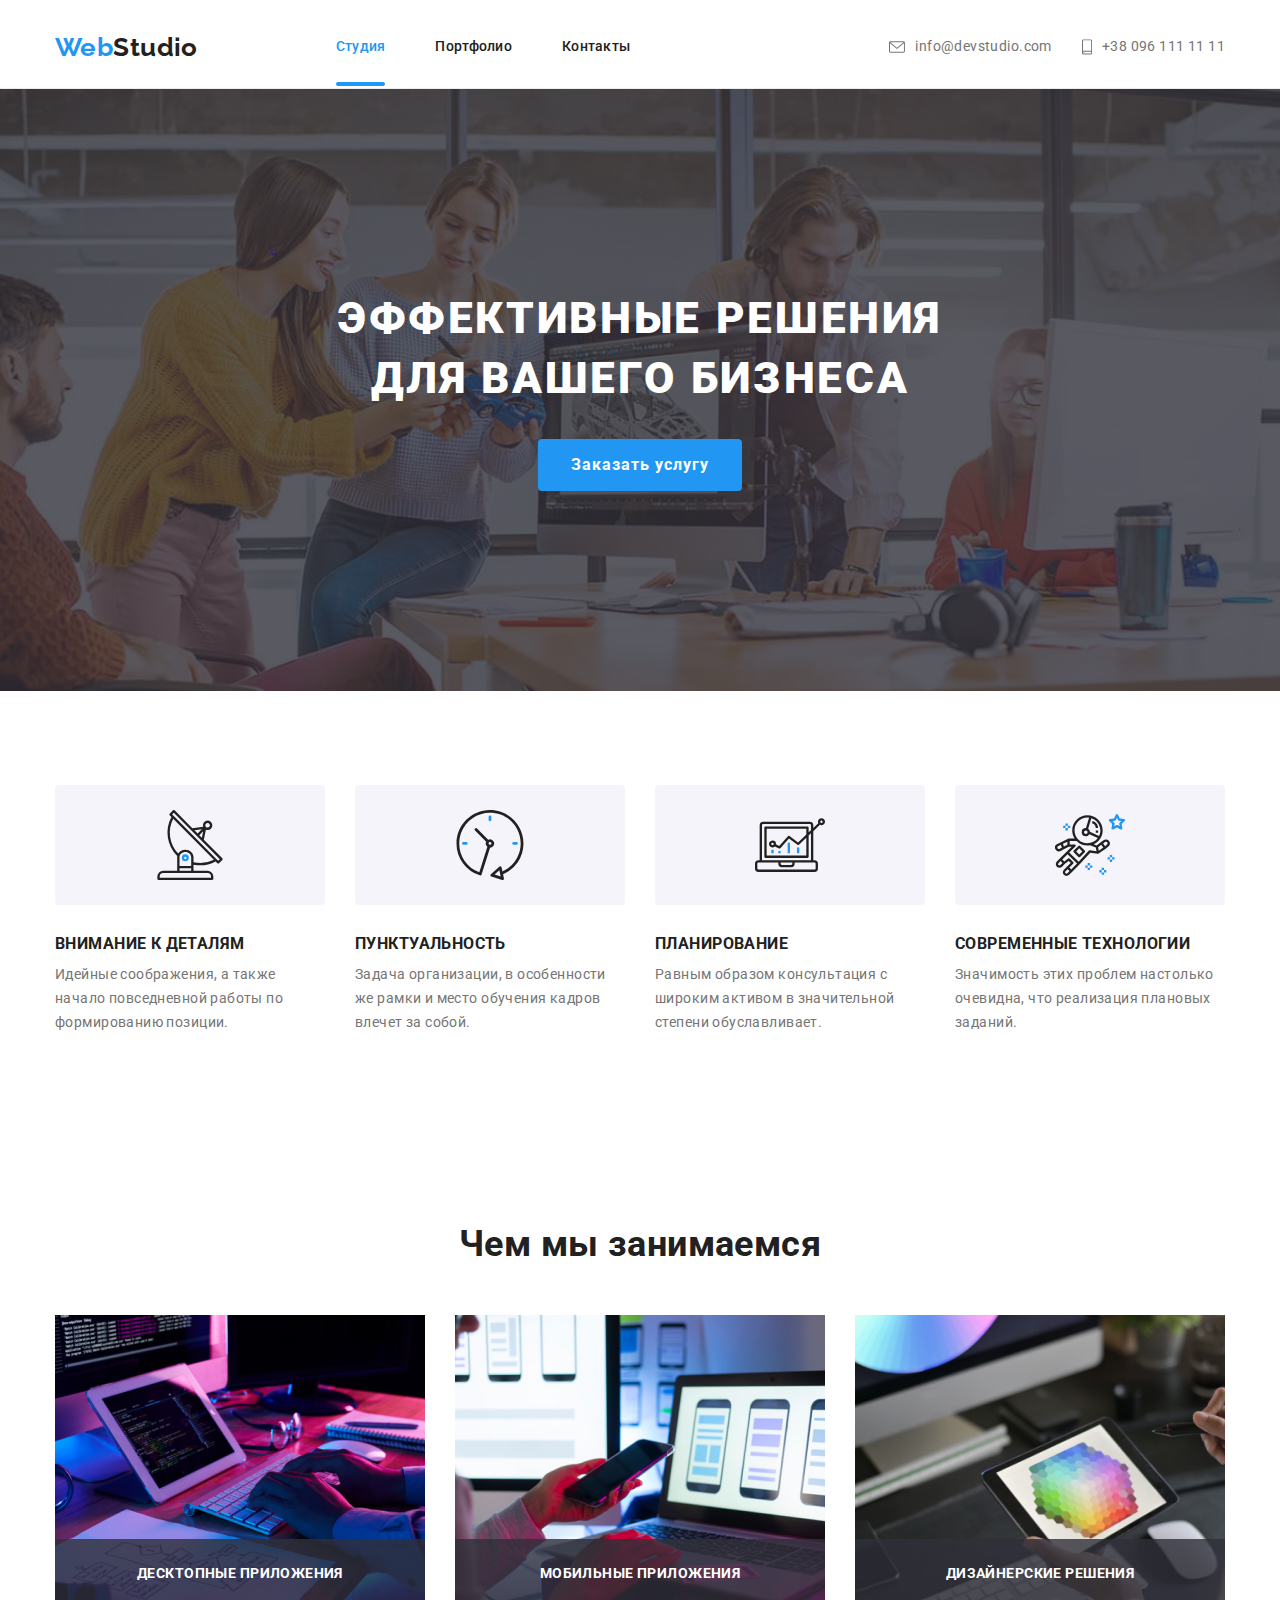
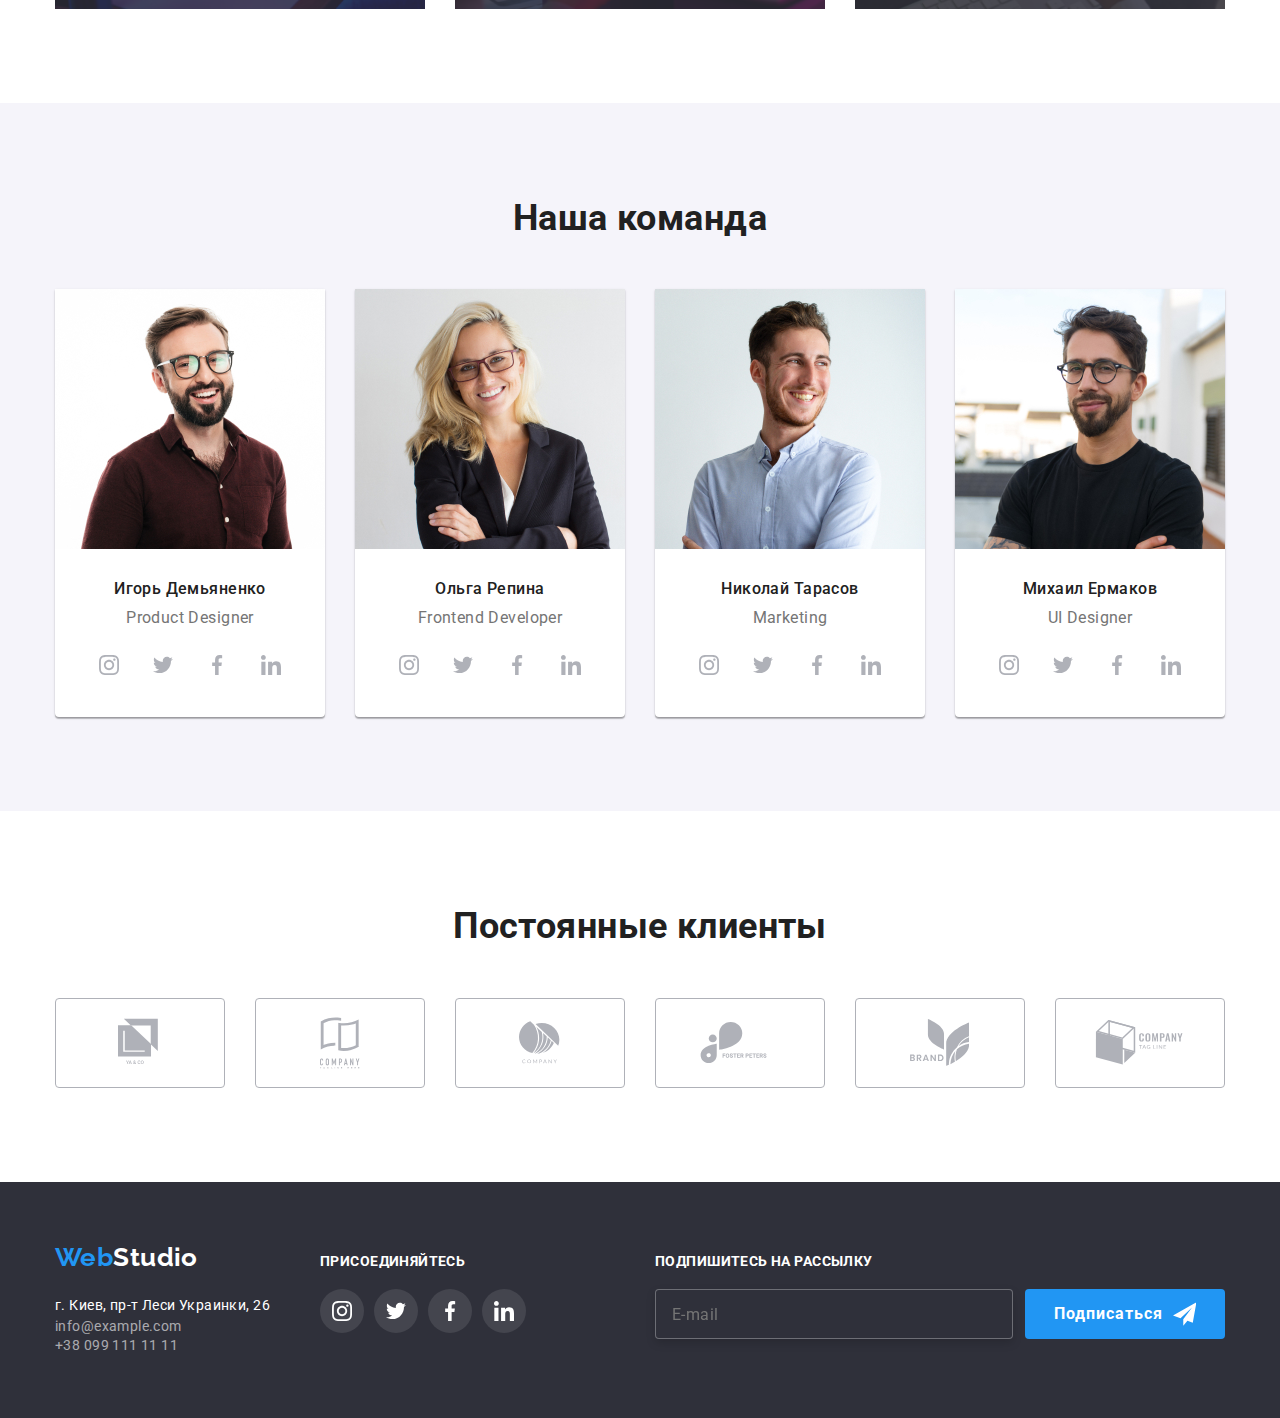
<file: index.html>
<!DOCTYPE html>
<html lang="ru">

<head>
    <meta charset="UTF-8" />
    <meta name="viewport" content="width=device-width, initial-scale=1.0" />
    <title>Студия</title>

    <link
        href="https://fonts.googleapis.com/css2?family=Raleway:wght@700&family=Roboto:wght@400;500;700;900&display=swap"
        rel="stylesheet"><!-- подключаем шрифт -->
    <link rel="stylesheet"
        href="https://cdnjs.cloudflare.com/ajax/libs/modern-normalize/0.7.0/modern-normalize.min.css" />
    <!-- нормализатор стилей -->
    <link rel="stylesheet" href="./css/main.min.css">
    <!-- <link rel="stylesheet" href="./css/box.css"> -->
</head>

<body>
    <header>
        <div class="container">
            <a href="./index.html" class="logo link" aria-label="логотип" lang="en">
                <span class="color">Web</span>Studio
            </a>
            <button type="button" class="menu-button" data-menu-button aria-expanded="false" aria-controls="menu-nav">
                <svg class="icon-menu" width="24" height="16"  aria-label="кнопочка вспылающего меню">
                    <use  href="./images/svg/sprite.svg#icon-menu"></use>
                </svg>
                <svg  class="icon-cross" width="19" height="19" aria-label="кнопочка вспылающего меню">
                    <use href="./images/svg/sprite.svg#x"></use>
                </svg>
            </button>
            <div class="menu-nav" id="menu-nav" data-menu>
                <nav class="main-nav">
                    <ul class="site-nav list">
                        <li class="item"><a href="./index.html" class="link current transform">Студия</a></li>
                        <li class="item"><a href="./portfolio.html" class="link transform">Портфолио</a></li>
                        <li class="item"><a href="#address" class="link transform">Контакты</a></li>
                    </ul>
                </nav>
            
                <ul class="contacts list">
                    <li class="item">
                        <a href="#" class="contacts-imail link transform">
                            <svg class="transform">
                                <use href="./images/svg/sprite.svg#icon-imail"></use>
                            </svg>
                            info@devstudio.com
                        </a>
                    </li>
                    <li class="item">
                        <a href="tel:+380961111111" class="contacts-phone link transform">
                            <svg class="transform">
                                <use href="./images/svg/sprite.svg#icon-phone"></use>
                            </svg>
                            +38 096 111 11 11
                        </a>
                    </li>
                </ul>
            
           </div>
        </div>
    </header>


    <main>
        <section class="hero container-hero">
            <div class="contaner-hero">

                <h1 class="hero-title">Эффективные решения для вашего бизнеса</h1>
                <button type="button" class="button" data-modal-open>Заказать услугу </button>
            </div>
                
        </section>


        <section class="section about">
            <div class="container">
                <h2 class="section-title" hidden>Оссобенности</h2>
                <ul class="list about-list wrap">
                    <li class="item">
                        <h3 class="item-title">Внимание к деталям</h3>
                        <p class="section-text">Идейные соображения, а также начало повседневной работы по формированию
                            позиции.</p>
                    </li>
                    <li class="item">
                        <h3 class="item-title">Пунктуальность</h3>
                        <p class="section-text">Задача организации, в особенности же рамки и место обучения кадров
                            влечет за собой.
                        </p>
                    </li>
                    <li class="item">
                        <h3 class="item-title">Планирование</h3>
                        <p class="section-text">Равным образом консультация с широким активом в значительной степени
                            обуславливает.
                        </p>
                    </li>
                    <li class="item">
                        <h3 class="item-title">Современные технологии</h3>
                        <p class="section-text">Значимость этих проблем настолько очевидна, что реализация плановых
                            заданий.</p>
                    </li>
                </ul>
            </div>
        </section>


        <section class="section work">
            <div class="container">
                <h2 class="section-title">Чем мы занимаемся</h2>
                <ul class="list flex">
                    <li class="item">
                        <picture>
                            <source srcset="./images/work/phone/img-desktop-@x2-1.jpg 2x" media="(min-width: 1200px)">
                            <img src="./images/comp.jpg" alt="ноутбук" width="370" height="294">
                        </picture>
                        <p class="work-text">Десктопные приложения</p>
                    </li>
                    <li class="item">
                        <picture>
                            <source srcset="./images/work/desktop/img-desktop-@x2-2.jpg 2x" media="(min-width: 1200px)">
                            <img src="./images/Phone2.jpg" alt="телефон" width="370" height="294">
                        </picture>
                        <p class="work-text">Мобильные приложения</p>
                    </li>
                    <li class="item">
                        <picture>
                            <source srcset="./images/work/laptops/img-desktop-@x2-3.jpg 2x" media="(min-width: 1200px)">
                            <img src="./images/monitor.jpg" alt="монитор" width="370" height="294">
                        </picture>
                        <p class="work-text">Дизайнерские решения</p>
                    </li>
                </ul>
            </div>
        </section>


        <section class="section team">
            <div class="container">
                <h2 class="section-title">Наша команда</h2>
                <ul class="list flex wrap">
                    <li class="item">
                        <picture>
                            <source srcset="./images/team/desktop/igor/img-desktop-Igor-Demyanenko.jpg 1x, 
                            ./images/team/desktop/igor/img-desktop-@x2-1.jpg 2x" media="(min-width: 1200px)">
                            <source srcset="./images/team/laptop/igor/img-laptop-1.jpg 1x, 
                            ./images/team/laptop/igor/img-laptop-@x2-1.jpg 2x" media="(min-width: 768px)">
                            <source srcset="./images/team/mobile/igor/img-mobile-@x2-1.jpg 2x" media="(min-width: 320px)">
                            <img src="./images/team/mobile/igor/img-mobile-1.jpg" alt="Игорь Демьяненко" width="450" height="460">
                        </picture>
                         
                        <div class="team-footer">
                            <p class="team-name">Игорь Демьяненко</p>
                            <p class="team-position" lang="en">Product Designer</p>
                            <ul class="list flex">
                                <li class="team-footer-item">
                                    <a href="#" class="link flex social-link" target="_blank"
                                        aria-label="сылка на instagram">
                                        <svg class="social-link-svg  transform">
                                            <use href="./images/svg/sprite.svg#icon-instagram"></use>
                                        </svg>
                                    </a>
                                </li>
                                <li class="team-footer-item">
                                    <a href="#" class="link flex social-link" target="_blank"
                                        aria-label="сылка на twitter">
                                        <svg class="social-link-svg  transform">
                                            <use href="./images/svg/sprite.svg#icon-twitter"></use>
                                        </svg>
                                    </a>
                                </li>
                                <li class="team-footer-item">
                                    <a href="#" class="link flex social-link" target="_blank"
                                        aria-label="сылка на facebook">
                                        <svg class="social-link-svg  transform">
                                            <use href="./images/svg/sprite.svg#icon-facebook"></use>
                                        </svg>
                                    </a>
                                </li>
                                <li class="team-footer-item">
                                    <a href="#" class="link flex social-link" target="_blank"
                                        aria-label="сылка на linkedin">
                                        <svg class="social-link-svg  transform">
                                            <use href="./images/svg/sprite.svg#icon-linkedin"></use>
                                        </svg>
                                    </a>
                                </li>
                            </ul>
                        </div>
                    </li>
                    <li class="item">
                        <picture>
                            <source srcset="./images/team/desktop/olga/img-desktop-Olga-Repina.jpg 1x, 
                            ./images/team/desktop/olga/img-desktop-@x2-2.jpg 2x" media="(min-width: 1200px)">
                            <source srcset="./images/team/laptop/olga/img-laptop-2.jpg 1x, 
                            ./images/team/laptop/olga/img-laptop-@x2-2.jpg 2x" media="(min-width: 768px)">
                            <source srcset="./images/team/mobile/olga/img-mobile-@x2-2.jpg 2x" media="(min-width: 320px)">
                            <img src="./images/team/mobile/olga/img-mobile-2.jpg" alt="Ольга Репина" width="450" height="460">
                        </picture>
                        <div class="team-footer">
                            <p class="team-name">Ольга Репина</p>
                            <p class="team-position" lang="en">Frontend Developer</p>
                            <ul class="list flex">
                                <li class="team-footer-item">
                                    <a href="#" class="link flex social-link transform" target="_blank"
                                        aria-label="сылка на instagram">
                                        <svg class="social-link-svg  transform">
                                            <use href="./images/svg/sprite.svg#icon-instagram"></use>
                                        </svg>
                                    </a>
                                </li>
                                <li class="team-footer-item">
                                    <a href="#" class="link flex social-link transform" target="_blank"
                                        aria-label="сылка на twitter">
                                        <svg class="social-link-svg  transform">
                                            <use href="./images/svg/sprite.svg#icon-twitter"></use>
                                        </svg>
                                    </a>
                                </li>
                                <li class="team-footer-item">
                                    <a href="#" class="link flex social-link transform" target="_blank"
                                        aria-label="сылка на facebook">
                                        <svg class="social-link-svg  transform">
                                            <use href="./images/svg/sprite.svg#icon-facebook"></use>
                                        </svg>
                                    </a>
                                </li>
                                <li class="team-footer-item">
                                    <a href="#" class="link flex social-link transform" target="_blank"
                                        aria-label="сылка на linkedin">
                                        <svg class="social-link-svg  transform">
                                            <use href="./images/svg/sprite.svg#icon-linkedin"></use>
                                        </svg>
                                    </a>
                                </li>
                            </ul>
                        </div>
                    </li>
                    <li class="item">
                        <picture>
                            <source srcset="./images/team/desktop/nikolay/img-desktop-Nikolay-Tarasov.jpg 1x, 
                            ./images/team/desktop/nikolay/img-desktop-@x2-3.jpg 2x" media="(min-width: 1200px)">
                            <source srcset="./images/team/laptop/nikolay/img-laptop-3.jpg 1x, 
                            ./images/team/laptop/nikolay/img-laptop-@x2-3.jpg 2x" media="(min-width: 768px)">
                            <source srcset="./images/team/mobile/nikolay/img-mobile-@x2-3.jpg 2x" media="(min-width: 320px)">
                            <img src="./images/team/mobile/nikolay/img-mobile-3.jpg" alt="Николай Тарасов" width="450" height="460">
                        </picture>
                        <div class="team-footer">
                            <p class="team-name">Николай Тарасов</p>
                            <p class="team-position" lang="en">Marketing</p>
                            <ul class="list flex">
                                <li class="team-footer-item">
                                    <a href="#" class="link flex social-link transform" target="_blank"
                                        aria-label="сылка на instagram">
                                        <svg class="social-link-svg  transform">
                                            <use href="./images/svg/sprite.svg#icon-instagram"></use>
                                        </svg>
                                    </a>
                                </li>
                                <li class="team-footer-item">
                                    <a href="#" class="link flex social-link transform" target="_blank"
                                        aria-label="сылка на twitter">
                                        <svg class="social-link-svg  transform">
                                            <use href="./images/svg/sprite.svg#icon-twitter"></use>
                                        </svg>
                                    </a>
                                </li>
                                <li class="team-footer-item">
                                    <a href="#" class="link flex social-link transform" target="_blank"
                                        aria-label="сылка на facebook">
                                        <svg class="social-link-svg  transform">
                                            <use href="./images/svg/sprite.svg#icon-facebook"></use>
                                        </svg>
                                    </a>
                                </li>
                                <li class="team-footer-item">
                                    <a href="#" class="link flex social-link transform" target="_blank"
                                        aria-label="сылка на linkedin">
                                        <svg class="social-link-svg  transform">
                                            <use href="./images/svg/sprite.svg#icon-linkedin"></use>
                                        </svg>
                                    </a>
                                </li>
                            </ul>
                        </div>
                    </li>
                    <li class="item">
                    <picture>
                        <source srcset="./images/team/desktop/mikhail/img-desktop-Mikhail-Ermakov.jpg 1x, 
                        ./images/team/desktop/mikhail/img-desktop-@x2-4.jpg 2x" media="(min-width: 1200px)">
                        <source srcset="./images/team/laptop/mikhail/img-laptop-4.jpg 1x, 
                        ./images/team/laptop/mikhail/img-laptop-@x2-4.jpg 2x" media="(min-width: 768px)">
                        <source srcset="./images/team/mobile/mikhail/img-mobile-@x2-4.jpg 2x" media="(min-width: 320px)">
                        <img src="./images/team/mobile/mikhail/img-mobile-4.jpg" alt="Михаил Ермаков" width="450" height="460">
                    </picture>
                        <div class="team-footer">
                            <p class="team-name">Михаил Ермаков</p>
                            <p class="team-position" lang="en">UI Designer</p>
                            <ul class="flex list">
                                <li class="team-footer-item">
                                    <a href="#" class="flex link social-link transform" target="_blank"
                                        aria-label="сылка на instagram">
                                        <svg class="social-link-svg  transform">
                                            <use href="./images/svg/sprite.svg#icon-instagram"></use>
                                        </svg>
                                    </a>
                                </li>
                                <li class="team-footer-item">
                                    <a href="#" class="link flex social-link transform" target="_blank"
                                        aria-label="сылка на twitter">
                                        <svg class="social-link-svg  transform">
                                            <use href="./images/svg/sprite.svg#icon-twitter"></use>
                                        </svg>
                                    </a>
                                </li>
                                <li class="team-footer-item">
                                    <a href="#" class="link flex social-link transform" target="_blank"
                                        aria-label="сылка на facebook">
                                        <svg class="social-link-svg  transform">
                                            <use href="./images/svg/sprite.svg#icon-facebook"></use>
                                        </svg>
                                    </a>
                                </li>
                                <li class="team-footer-item">
                                    <a href="#" class="link flex social-link transform" target="_blank"
                                        aria-label="сылка на linkedin">
                                        <svg class="social-link-svg transform">
                                            <use href="./images/svg/sprite.svg#icon-linkedin"></use>
                                        </svg>
                                    </a>
                                </li>
                            </ul>
                        </div>
                    </li>
                </ul>
            </div>
        </section>

        <section class="section clients">
            <div class="container">
                <h2 class="section-title">Постоянные клиенты</h2>
                <ul class="list">
                    <li class="item">
                        <a class="flex link transform" href="#" target="_blank">
                            <svg class="clients-logo1">
                                <use href="./images/svg/sprite.svg#icon-logo-1"></use>
                            </svg>
                        </a>
                    </li>
                    <li class="item">
                        <a class="flex link  transform" href="#" target="_blank">
                            <svg class="clients-logo2">
                                <use href="./images/svg/sprite.svg#icon-logo-2"></use>
                            </svg>
                        </a>
                    </li>
                    <li class="item">
                        <a class="flex link transform" href="#" target="_blank">
                            <svg class="clients-logo3">
                                <use href="./images/svg/sprite.svg#icon-logo-3"></use>
                            </svg>
                        </a>
                    </li>
                    <li class="item">
                        <a class="flex link transform" href="#" target="_blank">
                            <svg class="clients-logo4">
                                <use href="./images/svg/sprite.svg#icon-logo-4"></use>
                            </svg>
                        </a>
                    </li>
                    <li class="item">
                        <a class="flex link transform" href="#" target="_blank">
                            <svg class="clients-logo5">
                                <use href="./images/svg/sprite.svg#icon-logo-5"></use>
                            </svg>
                        </a>
                    </li>
                    <li class="item">
                        <a class="flex link transform" href="#" target="_blank">
                            <svg class="clients-logo6">
                                <use href="./images/svg/sprite.svg#icon-logo-6"></use>
                            </svg>
                        </a>
                    </li>
                </ul>
            </div>
        </section>
    </main>


    <footer>
        <div class="container wrap">
            <div class="first-container item">
                <a href="./index.html" class="link logo-footer" aria-label="логотип" lang="en">
                    <span class="color">Web</span>Studio
                </a>
                <address id="address" class="adress-footer">
                    <a href="https://goo.gl/maps/UruoTMuBv4FQU7uC8" target="_blank" class="adress-text link">г. Киев,
                        пр-т
                        Леси Украинки, 26</a>
                    <a href="#" class="adress-imail link">info@example.com</a>
                    <a href="tel:+380961111111" class="adress-phone link">+38 099 111 11 11</a>
                </address>
            </div>


            <div class="connection item">
                <b class="connection-title">присоединяйтесь</b>
                <ul class="list flex">
                    <li class="team-footer-item  transform">
                        <a class="link flex social-link transform" href="#" target="_blank"
                            aria-label="сылка на instagram">
                            <svg class="social-link-svg">
                                <use href="./images/svg/sprite.svg#icon-instagram"></use>
                            </svg>
                        </a>
                    </li>
                    <li class="team-footer-item  transform">
                        <a class="link flex social-link transform" href="#" target="_blank"
                            aria-label="сылка на twitter">
                            <svg class="social-link-svg">
                                <use href="./images/svg/sprite.svg#icon-twitter"></use>
                            </svg>
                        </a>
                    </li>
                    <li class="team-footer-item  transform">
                        <a class="link flex social-link transform" href="#" target="_blank"
                            aria-label="сылка на facebook">
                            <svg class="social-link-svg ">
                                <use href="./images/svg/sprite.svg#icon-facebook"></use>
                            </svg>
                        </a>
                    </li>
                    <li class="team-footer-item  transform">
                        <a class="link flex social-link transform" href="#" target="_blank"
                            aria-label="сылка на linkedin">
                            <svg class="social-link-svg ">
                                <use href="./images/svg/sprite.svg#icon-linkedin"></use>
                            </svg>
                        </a>
                    </li>
                </ul>
            </div>

            <div class="subscribe item">
                <b class=" connection-title">подпишитесь на рассылку</b>
                <form class="subscribe-mail">

                    <input type="email" name="subscribe-mail" class="subscribe-mail-input-cont" placeholder="E-mail">
                    <button type="submit" class="button">
                        Подписаться
                        <svg>
                            <use href="./images/svg/sprite.svg#icon-fly"></use>
                        </svg>
                    </button>
                </form>
            </div>
        </div>
    </footer>

    <div class="is-hidden backdrop" data-modal>
        <div class="modal-wind">
            <button class="buttom-x flex" data-modal-close>
                <svg>
                    <use href="./images/svg/sprite.svg#x"></use>
                </svg>
            </button>

            <div class="blank-user">
                <h2 class="blank-user-title">Оставьте свои данные, мы вам перезвоним</h2>
                <form action="#" class="contact-form">
                    <label for="name" class="contact-form-name-label"><span>Имя</span></label>
                    <div class="blank-user-svg">
                        <input type="text" class="contact-form-name-input  transform" name="user-name" id="name"
                            required>
                        <svg class="transform">
                            <use href="./images/svg/sprite.svg#person"></use>
                        </svg>
                    </div>
                    <label for="tel" class="contact-form-tel-label"><span>Телефон</span></label>
                    <div class="blank-user-svg">
                        <input type="tel" class="contact-form-tel-input transform" id="tel" name="user-phone" required>
                        <svg class="transform">
                            <use href="./images/svg/sprite.svg#phone"></use>
                        </svg>
                    </div>
                    <label for="imail" class="contact-form-mail-label"><span>Почта</span></label>
                    <div class="blank-user-svg">
                        <input type="email" class="contact-form-mail-input transform" id="imail" name="user-mail"
                            required>
                        <svg class="transform">
                            <use href="./images/svg/sprite.svg#email"></use>
                        </svg>
                    </div>

                    <label for="user-messege"><span>Коментарий</span></label>
                    <textarea placeholder="Введите текст" class="contact-form-message-input" id="user-messege"></textarea>
                    <div class="chekbox-div">
                        <input type="checkbox" name="user-agreement" required value="user-agreement-on"
                            class="contact-form-radio" id="agreement">

                        <label for="agreement" class="blank-user-agreement">
                            Соглашаюсь с рассылкой и принимаю <a href="#" target="_blank" class="transform"> Условия
                                договора</a>
                        </label>
                    </div>
                    <button type="submit" class="button button-accept">Отправить</button>
                </form>
            </div>
        </div>
    </div>


    <script src="./js/modal.js"></script>
    <script src="./js/menu.js"></script>
</body>

</html>
</file>
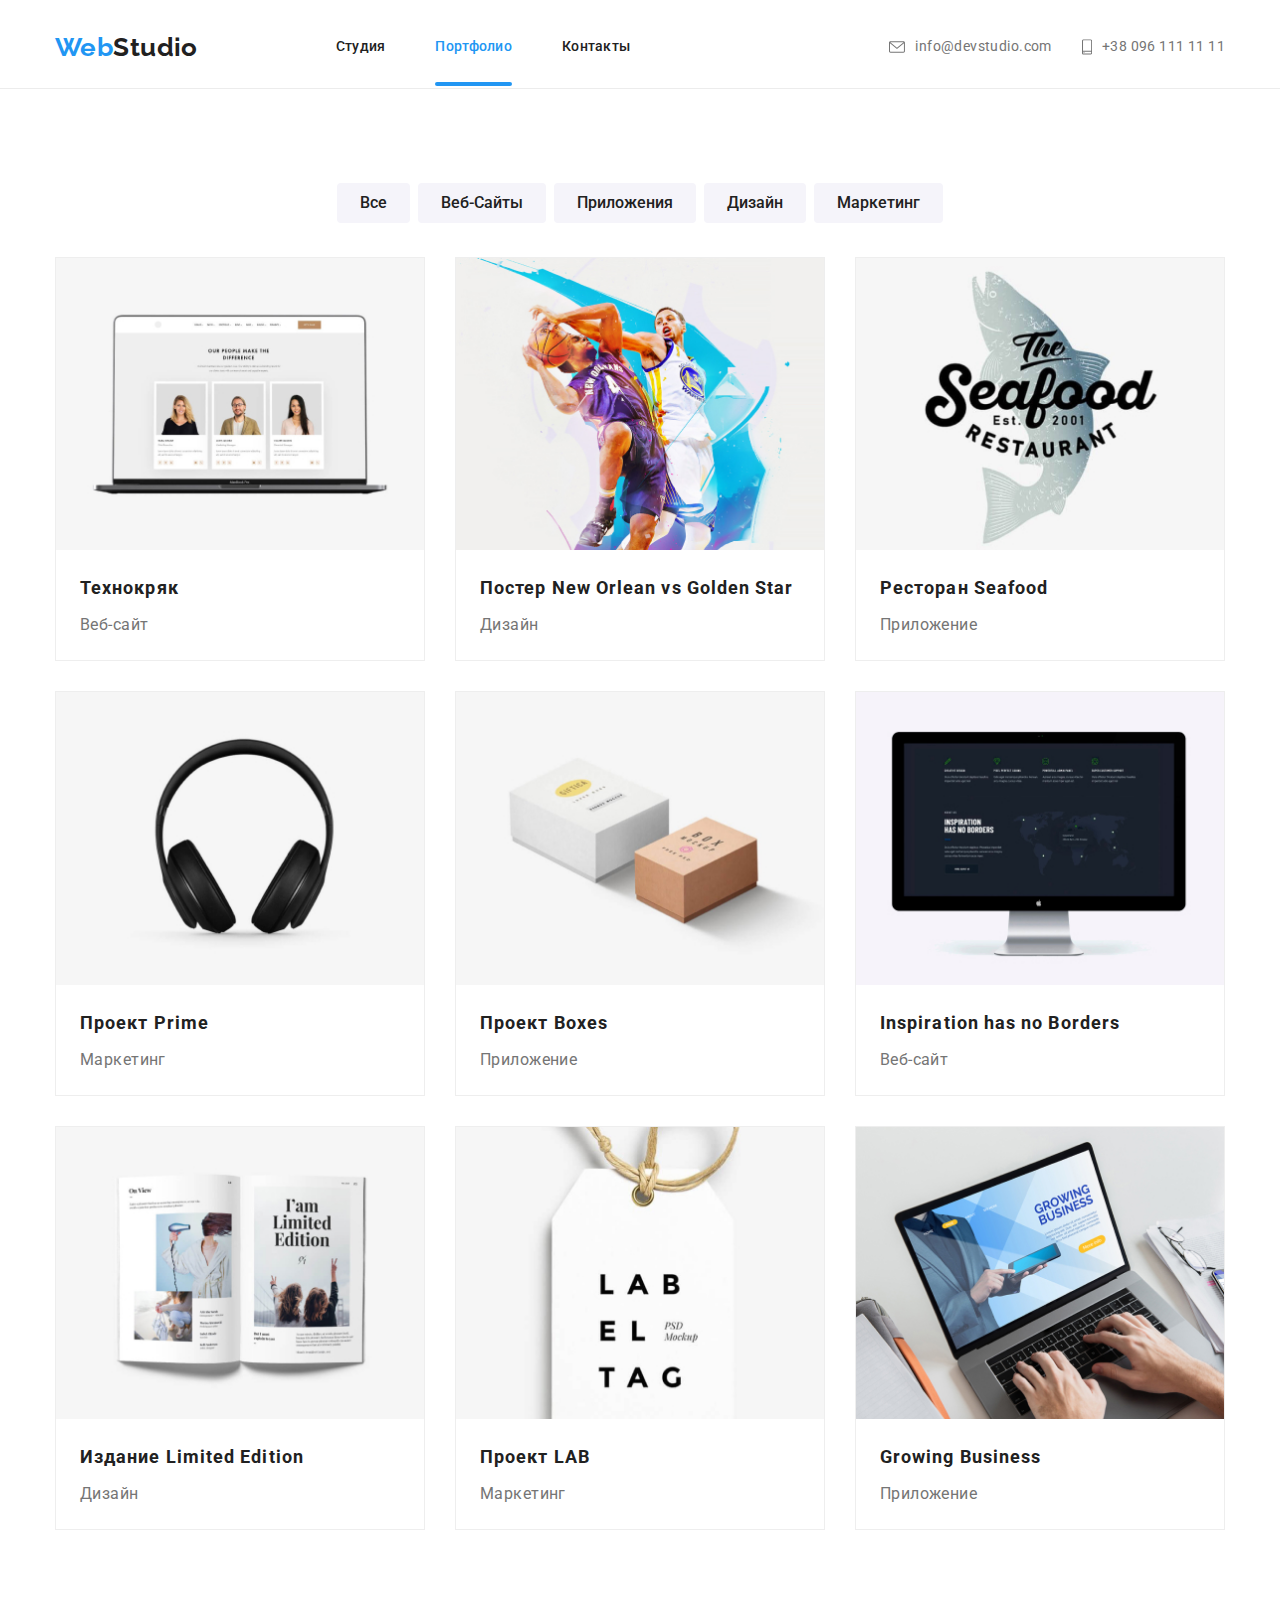
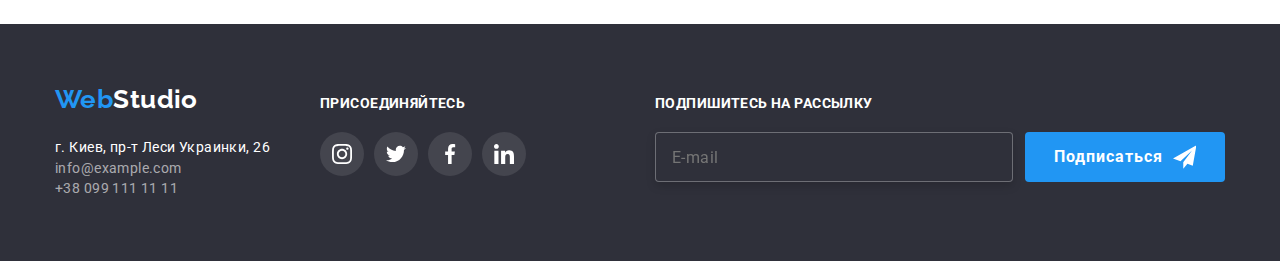
<file: portfolio.html>
<!DOCTYPE html>
<html lang="ru">

<head>
    <meta charset="UTF-8" />
    <meta name="viewport" content="width=device-width, initial-scale=1.0" />
    <title>Портфолио</title>
    <link href="https://fonts.googleapis.com/css2?family=Raleway:wght@700&family=Roboto:wght@500;700;900&display=swap"
        rel="stylesheet"><!-- подключаем шрифт -->
    <link rel="stylesheet"
        href="https://cdnjs.cloudflare.com/ajax/libs/modern-normalize/0.7.0/modern-normalize.min.css" />
    <!-- нормализатор стилей -->
    <link rel="stylesheet" href="./css/portfolio.min.css">

</head>

<body>
    <header>
        <div class="container">
            <a href="./index.html" class="logo link" aria-label="логотип" lang="en">
                <span class="color">Web</span>Studio
            </a>
            <button type="button" class="menu-button" data-menu-button aria-expanded="false" aria-controls="menu-nav">
                <svg class="icon-menu" width="24" height="16"  aria-label="кнопочка вспылающего меню">
                    <use  href="./images/svg/sprite.svg#icon-menu"></use>
                </svg>
                <svg  class="icon-cross" width="19" height="19" aria-label="кнопочка вспылающего меню">
                    <use href="./images/svg/sprite.svg#x"></use>
                </svg>
            </button>
            <div class="menu-nav" id="menu-nav" data-menu>
                <nav class="main-nav">
                    <ul class="site-nav list">
                        <li class="item"><a href="./index.html" class="link transform">Студия</a></li>
                        <li class="item"><a href="./portfolio.html" class="link current transform">Портфолио</a></li>
                        <li class="item"><a href="#address" class="link transform">Контакты</a></li>
                    </ul>
                </nav>
            
                <ul class="contacts list">
                    <li class="item">
                        <a href="#" class="contacts-imail link transform">
                            <svg class="transform">
                                <use href="./images/svg/sprite.svg#icon-imail"></use>
                            </svg>
                            info@devstudio.com
                        </a>
                    </li>
                    <li class="item">
                        <a href="tel:+380961111111" class="contacts-phone link transform">
                            <svg class="transform">
                                <use href="./images/svg/sprite.svg#icon-phone"></use>
                            </svg>
                            +38 096 111 11 11
                        </a>
                    </li>
                </ul>
            
           </div>
        </div>
    </header>



    <main>
        <section class="section portfolio">
            <div class="container">
                <ul class="list flex portfolio-buttons">
                    <li class="item">

                        <button type="button" class="radio-button transform">все</button>

                    </li>
                    <li class="item">

                        <button type="button" class="radio-button transform">веб-сайты</button>

                    </li>
                    <li class="item">

                        <button type="button" class="radio-button transform">приложения</button>

                    </li>
                    <li class="item">

                        <button type="button" class="radio-button transform">дизайн</button>

                    </li>
                    <li class="item">

                        <button type="button" class="radio-button transform">маркетинг</button>

                    </li>
                </ul>
                <ul class="portfolio-filter list flex wrap">
                    <li class="item example-item transform">
                        <a href="#" class="link">
                            <div class="container-active">
                                <picture>
                                    <source srcset="./images/portfolio/desktop/one/img-desktop-1.jpg 1x, 
                                    ./images/portfolio/desktop/one/img-desktop@x2-1.jpg 2x" media="(min-width: 1200px)">
                                    <source srcset="./images/portfolio/laptop/one/img-laptop-1.jpg 1x, 
                                    ./images/portfolio/laptop/one/img-laptop@x2-1.jpg 2x" media="(min-width: 768px)">
                                    <source srcset="./images/portfolio/mobile/one/img-mobile@x2-1.jpg 2x" media="(min-width: 320px)">
                                    <img src="./images/portfolio/desktop/one/img-desktop-1.jpg" alt="портфолио" width="450"
                                    height="294">
                                </picture>
                              
                            
                                <p class="example-active">Технокряк это современная площадка распространения
                                    коронавируса.
                                    Компании
                                    используют эту
                                    платформу для цифрового шпионажа и атак на защищённые сервера конкурентов.</p>
                                
                            </div>
                            <div class="container-text">
                                <h3 class="example-titel">Технокряк</h3>
                                <p class="example-text flex">Веб-сайт</p>
                            </div>
                        </a>
                    </li>
                    <li class="item example-item transform">
                        <a href="#" class="link">
                            <div class="container-active">
                                <picture>
                                    <source srcset="./images/portfolio/desktop/two/img-desktop-2.jpg 1x, 
                                    ./images/portfolio/desktop/two/img-desktop@x2-2.jpg 2x" media="(min-width: 1200px)">
                                    <source srcset="./images/portfolio/laptop/two/img-laptop-2.jpg 1x, 
                                    ./images/portfolio/laptop/two/img-laptop@x2-2.jpg 2x" media="(min-width: 768px)">
                                    <source srcset="./images/portfolio/mobile/two/img-mobile@x2-2.jpg 2x" media="(min-width: 320px)">
                                    <img src="./images/portfolio/desktop/two/img-desktop-2.jpg" alt="портфолио" width="450"
                                    height="294">
                                </picture>
                              
                                <div class="example-invisible">
                                    <p class="example-active flex">Технокряк это современная площадка распространения
                                        коронавируса.
                                        Компании используют эту
                                        платформу для цифрового шпионажа и атак на защищённые сервера конкурентов.</p>
                                </div>
                            </div>
                            <div class="container-text">
                                <h3 class="example-titel">Постер New Orlean vs Golden Star</h3>
                                <p class="example-text">Дизайн</p>
                            </div>
                        </a>
                    </li>
                    <li class="item example-item transform">
                        <a href="#" class="link">
                            <div class="container-active">
                                <picture>
                                    <source srcset="./images/portfolio/desktop/three/img-desktop-3.jpg 1x, 
                                    ./images/portfolio/desktop/three/img-desktop@x2-3.jpg 2x" media="(min-width: 1200px)">
                                    <source srcset="./images/portfolio/laptop/three/img-laptop-3.jpg 1x, 
                                    ./images/portfolio/laptop/three/img-laptop@x2-3.jpg 2x" media="(min-width: 768px)">
                                    <source srcset="./images/portfolio/mobile/three/img-mobile@x2-3.jpg 2x" media="(min-width: 320px)">
                                    <img src="./images/portfolio/desktop/three/img-desktop-3.jpg" alt="портфолио" width="450"
                                    height="294">
                                </picture>
                              
                                <div class="example-invisible">
                                    <p class="example-active flex">Технокряк это современная площадка распространения
                                        коронавируса.
                                        Компании используют эту
                                        платформу для цифрового шпионажа и атак на защищённые сервера конкурентов.</p>
                                </div>
                            </div>
                            <div class="container-text">
                                <h3 class="example-titel">Ресторан Seafood</h3>
                                <p class="example-text">Приложение</p>
                            </div>
                        </a>
                    </li>
                    <li class="item example-item transform">
                        <a href="#" class="link">
                            <div class="container-active">
                                <picture>
                                    <source srcset="./images/portfolio/desktop/four/img-desktop-4.jpg 1x, 
                                    ./images/portfolio/desktop/four/img-desktop@x2-4.jpg 2x" media="(min-width: 1200px)">
                                    <source srcset="./images/portfolio/laptop/four/img-laptop-4.jpg 1x, 
                                    ./images/portfolio/laptop/four/img-laptop@x2-4.jpg 2x" media="(min-width: 768px)">
                                    <source srcset="./images/portfolio/mobile/four/img-mobile@x2-4.jpg 2x" media="(min-width: 320px)">
                                    <img src="./images/portfolio/desktop/four/img-desktop-4.jpg" alt="портфолио" width="450"
                                    height="294">
                                </picture>
                              
                                <div class="example-invisible">
                                    <p class="example-active flex">Технокряк это современная площадка распространения
                                        коронавируса.
                                        Компании используют эту
                                        платформу для цифрового шпионажа и атак на защищённые сервера конкурентов.</p>
                                </div>
                            </div>
                            <div class="container-text">
                                <h3 class="example-titel">Проект Prime</h3>
                                <p class="example-text">Маркетинг</p>
                            </div>
                        </a>
                    </li>
                    <li class="item example-item transform">
                        <a href="#" class="link">
                            <div class="container-active">
                                <picture>
                                    <source srcset="./images/portfolio/desktop/five/img-desktop-5.jpg 1x, 
                                    ./images/portfolio/desktop/five/img-desktop@x2-5.jpg 2x" media="(min-width: 1200px)">
                                    <source srcset="./images/portfolio/laptop/five/img-laptop-5.jpg 1x, 
                                    ./images/portfolio/laptop/five/img-laptop@x2-5.jpg 2x" media="(min-width: 768px)">
                                    <source srcset="./images/portfolio/mobile/five/img-mobile@x2-5.jpg 2x" media="(min-width: 320px)">
                                    <img src="./images/portfolio/desktop/five/img-desktop-5.jpg" alt="портфолио" width="450"
                                    height="294">
                                </picture>
                              
                                <div class="example-invisible">
                                    <p class="example-active flex">Технокряк это современная площадка распространения
                                        коронавируса.
                                        Компании используют эту
                                        платформу для цифрового шпионажа и атак на защищённые сервера конкурентов.</p>
                                </div>
                            </div>
                            <div class="container-text">
                                <h3 class="example-titel">Проект Boxes</h3>
                                <p class="example-text">Приложение</p>
                            </div>
                        </a>
                    </li>
                    <li class="item example-item transform">
                        <a href="#" class="link">
                            <div class="container-active">
                                <picture>
                                    <source srcset="./images/portfolio/desktop/six/img-desktop-6.jpg 1x, 
                                    ./images/portfolio/desktop/six/img-desktop@x2-6.jpg 2x" media="(min-width: 1200px)">
                                    <source srcset="./images/portfolio/laptop/six/img-laptop-6.jpg 1x, 
                                    ./images/portfolio/laptop/six/img-laptop@x2-6.jpg 2x" media="(min-width: 768px)">
                                    <source srcset="./images/portfolio/mobile/six/img-mobile@x2-6.jpg 2x" media="(min-width: 320px)">
                                    <img src="./images/portfolio/desktop/six/img-desktop-6.jpg" alt="портфолио" width="450"
                                    height="294">
                                </picture>
                              
                                <div class="example-invisible">
                                    <p class="example-active flex">Технокряк это современная площадка распространения
                                        коронавируса.
                                        Компании используют эту
                                        платформу для цифрового шпионажа и атак на защищённые сервера конкурентов.</p>
                                </div>
                            </div>
                            <div class="container-text">
                                <h3 class="example-titel">Inspiration has no Borders</h3>
                                <p class="example-text">Веб-сайт</p>
                            </div>
                        </a>
                    </li>
                    <li class="item example-item transform">
                        <a href="#" class="link">
                            <div class="container-active">
                                <picture>
                                    <source srcset="./images/portfolio/desktop/seven/img-desktop-7.jpg 1x, 
                                    ./images/portfolio/desktop/seven/img-desktop@x2-7.jpg 2x" media="(min-width: 1200px)">
                                    <source srcset="./images/portfolio/laptop/seven/img-laptop-7.jpg 1x, 
                                    ./images/portfolio/laptop/seven/img-laptop@x2-7.jpg 2x" media="(min-width: 768px)">
                                    <source srcset="./images/portfolio/mobile/seven/img-mobile@x2-7.jpg 2x" media="(min-width: 320px)">
                                    <img src="./images/portfolio/desktop/seven/img-desktop-7.jpg" alt="портфолио" width="450"
                                    height="294">
                                </picture>
                              
                                <div class="example-invisible">
                                    <p class="example-active flex">Технокряк это современная площадка распространения
                                        коронавируса.
                                        Компании используют эту
                                        платформу для цифрового шпионажа и атак на защищённые сервера конкурентов.</p>
                                </div>
                            </div>
                            <div class="container-text">
                                <h3 class="example-titel">Издание Limited Edition</h3>
                                <p class="example-text">Дизайн</p>
                            </div>
                        </a>
                    </li>
                    <li class="item example-item transform">
                        <a href="#" class="link">
                            <div class="container-active">
                                <picture>
                                    <source srcset="./images/portfolio/desktop/eight/img-desktop-8.jpg 1x, 
                                    ./images/portfolio/desktop/eight/img-desktop@x2-8.jpg 2x" media="(min-width: 1200px)">
                                    <source srcset="./images/portfolio/laptop/eight/img-laptop-8.jpg 1x, 
                                    ./images/portfolio/laptop/eight/img-laptop@x2-8.jpg 2x" media="(min-width: 768px)">
                                    <source srcset="./images/portfolio/mobile/eight/img-mobile@x2-8.jpg 2x" media="(min-width: 320px)">
                                    <img src="./images/portfolio/desktop/eight/img-desktop-8.jpg" alt="портфолио" width="450"
                                    height="294">
                                </picture>
                              
                                <div class="example-invisible">
                                    <p class="example-active flex">Технокряк это современная площадка распространения
                                        коронавируса.
                                        Компании используют эту
                                        платформу для цифрового шпионажа и атак на защищённые сервера конкурентов.</p>
                                </div>
                            </div>
                            <div class="container-text">
                                <h3 class="example-titel">Проект LAB</h3>
                                <p class="example-text">Маркетинг</p>
                            </div>
                        </a>
                    </li>
                    <li class="item example-item transform">
                        <a href="#" class="link">
                            <div class="container-active">
                                <picture>
                                    <source srcset="./images/portfolio/desktop/nine/img-desktop-9.jpg 1x, 
                                    ./images/portfolio/desktop/nine/img-desktop@x2-9.jpg 2x" media="(min-width: 1200px)">
                                    <source srcset="./images/portfolio/laptop/nine/img-laptop-9.jpg 1x, 
                                    ./images/portfolio/laptop/nine/img-laptop@x2-9.jpg 2x" media="(min-width: 768px)">
                                    <source srcset="./images/portfolio/mobile/nine/img-mobile@x2-9.jpg 2x" media="(min-width: 320px)">
                                    <img src="./images/portfolio/desktop/nine/img-desktop-9.jpg" alt="портфолио" width="450"
                                    height="294">
                                </picture>
                              
                                <div class="example-invisible">
                                    <p class="example-active flex">Технокряк это современная площадка распространения
                                        коронавируса.
                                        Компании используют эту
                                        платформу для цифрового шпионажа и атак на защищённые сервера конкурентов.</p>
                                </div>
                            </div>
                            <div class="container-text">
                                <h3 class="example-titel">Growing Business</h3>
                                <p class="example-text">Приложение</p>
                            </div>
                        </a>
                    </li>
                </ul>
            </div>
        </section>
    </main>

    <footer>
        <div class="container wrap">
            <div class="first-container item">
                <a href="./index.html" class="link logo-footer" aria-label="логотип" lang="en">
                    <span class="color">Web</span>Studio
                </a>
                <address id="address" class="adress-footer">
                    <a href="https://goo.gl/maps/UruoTMuBv4FQU7uC8" target="_blank" class="adress-text link">г. Киев,
                        пр-т
                        Леси Украинки, 26</a>
                    <a href="#" class="adress-imail link">info@example.com</a>
                    <a href="tel:+380961111111" class="adress-phone link">+38 099 111 11 11</a>
                </address>
            </div>


            <div class="connection item">
                <b class="connection-title">присоединяйтесь</b>
                <ul class="list flex">
                    <li class="team-footer-item  transform">
                        <a class="link flex social-link transform" href="#" target="_blank"
                            aria-label="сылка на instagram">
                            <svg class="social-link-svg">
                                <use href="./images/svg/sprite.svg#icon-instagram"></use>
                            </svg>
                        </a>
                    </li>
                    <li class="team-footer-item  transform">
                        <a class="link flex social-link transform" href="#" target="_blank"
                            aria-label="сылка на twitter">
                            <svg class="social-link-svg">
                                <use href="./images/svg/sprite.svg#icon-twitter"></use>
                            </svg>
                        </a>
                    </li>
                    <li class="team-footer-item  transform">
                        <a class="link flex social-link transform" href="#" target="_blank"
                            aria-label="сылка на facebook">
                            <svg class="social-link-svg ">
                                <use href="./images/svg/sprite.svg#icon-facebook"></use>
                            </svg>
                        </a>
                    </li>
                    <li class="team-footer-item  transform">
                        <a class="link flex social-link transform" href="#" target="_blank"
                            aria-label="сылка на linkedin">
                            <svg class="social-link-svg ">
                                <use href="./images/svg/sprite.svg#icon-linkedin"></use>
                            </svg>
                        </a>
                    </li>
                </ul>
            </div>

            <div class="subscribe item">
                <b class=" connection-title">подпишитесь на рассылку</b>
                <form class="subscribe-mail">

                    <input type="email" name="subscribe-mail" class="subscribe-mail-input-cont" placeholder="E-mail">
                    <button type="submit" class="button">
                        Подписаться
                        <svg>
                            <use href="./images/svg/sprite.svg#icon-fly"></use>
                        </svg>
                    </button>
                </form>
            </div>
        </div>
    </footer>
    <script src="./js/menu.js"></script>
</body>

</html>
</file>
<file: css/main.min.css>
body{font-family:"Roboto", sans-serif;font-size:14px;line-height:1.714;letter-spacing:0.03em}.transform{transition:all 250ms;transition-timing-function:cubic-bezier(0.4, 0, 0.2, 1)}img{display:block}.section{padding-top:94px;padding-bottom:94px}.section-text{margin:0;font-style:normal;font-weight:400;color:#757575}.section-title{margin:0;margin-bottom:50px;text-align:center;font-weight:700;font-size:26px;line-height:1.179;color:#212121}@media screen and (min-width: 768px){.section-title{font-size:28px}}@media screen and (min-width: 1200px){.section-title{font-size:36px;line-height:1.17}}.item-title{margin:0;margin-top:30px;margin-bottom:10px;font-style:normal;font-weight:700;font-size:16px;line-height:1.14;text-transform:uppercase;color:#212121}.link{margin:0;padding:0;text-decoration:none;color:#212121}.list{list-style:none;margin:0;padding:0}.flex{display:flex}.wrap{flex-wrap:wrap}img{display:block;max-width:100%;height:auto}.button{display:block;padding-top:10px;padding-right:32px;padding-bottom:10px;padding-left:32px;border-color:#2196f3;border-radius:4px;border:1px solid transparent;margin-left:auto;margin-right:auto;font-style:normal;font-weight:700;font-size:16px;line-height:1.88;letter-spacing:0.06em;text-align:center;color:#fff;background-color:#2196f3;cursor:pointer}.buttom-x{position:absolute;justify-content:center;align-items:center;top:8px;right:8px;background-color:#fff;border:1px solid rgba(0,0,0,0.1);border-radius:50%;width:30px;height:30px;padding:0;cursor:pointer}.buttom-x>svg{width:15px;height:15px}.subscribe .button{display:inline-flex;align-items:center;width:200px;height:50px;padding-top:10px;padding-right:28px;padding-bottom:10px;padding-left:28px;font-family:"Roboto", sans-serif;font-style:normal;font-weight:700;font-size:16px;line-height:1.875;letter-spacing:0.06em}@media screen and (max-width: 1199px){.subscribe .button{margin-top:20px}}@media screen and (min-width: 1200px){.subscribe .button{margin-left:12px}}.subscribe svg{width:24px;height:24px;margin-left:10px}.blank-user-agreement::before{content:"";display:inline-block;vertical-align:middle;width:16px;height:15px;border:1px solid #212121;margin-right:7px}.contact-form-radio:checked+.blank-user-agreement::before{background-image:url(../images/svg/check.svg);width:16px;height:15px;border:#2196f3;background-color:#2196f3;background-size:cover;background-origin:border-box;border-radius:2px}.social-link{justify-content:center;align-items:center;width:44px;height:44px;border-radius:50%}.social-link-svg{width:20px;height:20px;fill:#afb1b8}.container{padding-left:15px;padding-right:15px;margin-left:auto;margin-right:auto}@media screen and (min-width: 480px){.container{width:480px}}@media screen and (min-width: 768px){.container{width:768px}}@media screen and (min-width: 1200px){.container{width:1200px}}header{border-bottom:1px solid #ececec;padding-top:16px;padding-bottom:16px}header .container{display:flex;justify-content:space-between}@media screen and (min-width: 768px){header .container{width:768px}}@media screen and (min-width: 1200px){header .container{width:1200px}}@media screen and (min-width: 768px){header{padding-top:32px;padding-bottom:17px}}@media screen and (min-width: 1200px){header{padding-top:32px;padding-bottom:25px}}.current{color:#2196f3}.current:after{content:"";width:100%;height:4px;background-color:#2196f3;border-radius:2px;position:absolute;left:0;bottom:0}.contacts-imail{color:#757575;align-items:center}.contacts-imail svg{width:16px;height:12px;fill:currentColor;margin-right:10px}.contacts-imail:hover,.contacts-imail:focus{color:#2196f3}.contacts-phone{color:#757575;align-items:center}.contacts-phone svg{width:10px;height:16px;margin-right:10px;fill:currentColor}.contacts-phone:hover,.contacts-phone:focus{color:#2196f3}@media screen and (max-width: 767px){.menu-button svg{fill:black}.menu-button svg:hover,.menu-button svg:focus{fill:#2196f3}.icon-cross{display:none}.menu-button.is-open .icon-cross{display:block}.menu-button.is-open .icon-menu{display:none}.menu-nav{display:none;padding-top:60px;padding-bottom:60px}.menu-nav.is-open{display:block}.menu-button{display:inline-flex;margin:0;padding:0;border:none;background-color:transparent}.icon-menu{width:24px;height:16px}.icon-cross{width:19px;height:19px}.menu-nav{position:absolute;top:60px;left:0;width:100%;background-color:#fff;text-align:center}}@media screen and (min-width: 768px){.contacts-imail,.contacts-phone{display:flex}.menu-nav{position:static;margin-bottom:0;width:100%;align-items:center}.menu-button{display:none}}.site-nav .link{position:relative;font-weight:500;line-height:1.14;letter-spacing:0.02em;padding-bottom:8px}.site-nav .link:hover,.site-nav .link:focus{color:#2196f3}.current{color:#2196f3}.current:after{content:"";width:100%;height:4px;background-color:#2196f3;border-radius:2px;position:absolute;left:0;bottom:0}@media screen and (max-width: 767px){.site-nav{margin-bottom:60px}.site-nav .item+.item{margin-top:40px}.main-nav{display:block;margin:0, auto}}@media screen and (min-width: 768px){.menu-nav{display:flex;margin-left:45px}.main-nav{width:350px}.site-nav{display:flex;justify-content:space-around}.site-nav .link{padding-top:32px;padding-bottom:32px}.contacts{margin-left:auto}}@media screen and (min-width: 1200px){.main-nav{align-items:center}.site-nav{margin-left:93px}.site-nav .link{position:relative;font-weight:500;line-height:1.14;letter-spacing:0.02em;padding-top:32px;padding-bottom:32px}.site-nav .link:hover,.site-nav .link:focus{color:#2196f3}.site-nav .item+.item{margin-left:50px}.contacts{display:flex}.contacts .item+.item{margin-left:30px}}@media screen and (max-width: 767px){.contacts{display:block;align-items:center;font-style:normal;font-weight:500;font-size:14px;line-height:1.14;letter-spacing:0.02em}.contacts .item+.item{margin-top:16px}}.logo{font-family:"Raleway", sans-serif;font-style:normal;font-weight:700;color:#212121;font-size:24px;line-height:1.167}@media screen and (max-width: 767px){.logo{margin-right:auto}}@media screen and (min-width: 768px){.logo{padding-top:8px}}@media screen and (min-width: 1200px){.logo{padding-top:0px;font-size:26px;line-height:1.19}}.color{color:#2196f3}.logo-footer{color:#fff;font-family:"Raleway", sans-serif;font-style:normal;font-weight:700;font-size:24px;line-height:1.167}@media screen and (min-width: 1200px){.logo-footer{font-size:26px;line-height:1.19}}.container-hero{background-image:linear-gradient(to left, rgba(47,48,58,0.4), rgba(47,48,58,0.4)),url("../images/header-img/mobile/header-mobile.jpg");background-color:black;padding-top:118px;padding-bottom:200px;background-size:cover;background-position:center, center;margin-left:auto;margin-right:auto}@media screen and (min-device-prix1-ration: 2), screen and (min-resolution: 192dpi), screen and (min-resolution: 2dppx), screen and (min-resolution: 480px){.container-hero{background-image:linear-gradient(to left, rgba(47,48,58,0.4), rgba(47,48,58,0.4)),url("../images/header-img/mobile/header-mobile@x2.jpg")}}@media screen and (min-width: 768px){.container-hero{background-image:linear-gradient(to left, rgba(47,48,58,0.4), rgba(47,48,58,0.4)),url("../images/header-img/laptop/header-laptop.jpg")}}@media screen and (min-device-prix1-ration: 2), screen and (min-resolution: 192dpi), screen and (min-resolution: 2dppx){.container-hero{background-image:linear-gradient(to left, rgba(47,48,58,0.4), rgba(47,48,58,0.4)),url("../images/header-img/laptop/header-laptop@x2.jpg")}}@media screen and (min-width: 1200px){.container-hero{background-image:linear-gradient(to left, rgba(47,48,58,0.8), rgba(47,48,58,0.8)),url("../images/header-img/desktop/header-desktop.jpg");padding-top:200px;max-width:1600px}}@media screen and (min-width: 1200px) and (min-device-prix1-ration: 2), screen and (min-width: 1200px) and (min-resolution: 192dpi), screen and (min-width: 1200px) and (min-resolution: 2dppx){.container-hero{background-image:linear-gradient(to left, rgba(47,48,58,0.8), rgba(47,48,58,0.8)),url("../images/header-img/desktop/header-desktop@x2.jpg")}}.hero-title{padding:0;margin-top:0;margin-bottom:30px;margin-left:auto;margin-right:auto;font-family:"Roboto", sans-serif;font-style:normal;font-weight:900;font-size:26px;line-height:1.615;text-align:center;letter-spacing:0.06em;text-transform:uppercase;color:#fff}@media screen and (min-width: 1200px){.hero-title{font-size:44px;line-height:1.363}}.contaner-hero{max-width:360px;margin-right:auto;margin-left:auto}@media screen and (min-width: 1200px){.contaner-hero{max-width:696px}}.about .item-title{text-align:center}@media screen and (min-width: 768px){.about .item-title{text-align:start}}.about .item::before{display:block;content:"";height:120px;background-color:#f5f4fa;border-radius:4px;background-repeat:no-repeat;background-position:50% 50%}.about .item:nth-child(1)::before{background-image:url(../images/svg/antena.svg)}.about .item:nth-child(2)::before{background-image:url(../images/svg/clock.svg)}.about .item:nth-child(3)::before{background-image:url(../images/svg/diagram.svg)}.about .item:nth-child(4)::before{background-image:url(../images/svg/gagarin.svg)}@media screen and (max-width: 767px){.about-list .item:not(:first-child){margin-top:30px}}@media screen and (min-width: 768px) and (max-width: 1199px){.about-list{display:flex}.about-list .item{width:calc((100% - 30px) / 2)}.about-list .item:not(:nth-child(-n+2)){margin-top:30px}.about-list .item:not(:nth-child(2n+1)){margin-left:30px}}@media screen and (min-width: 1200px){.about-list{display:flex}.about-list .item{width:calc((100% - 30px * 3) / 4)}.about-list .item:not(:nth-child(-n+2)){margin-top:0}.about-list .item:not(:first-child){margin-left:30px}}.work{display:none}@media screen and (min-width: 1200px){.work{display:block}.work .list{display:flex}.work .item{position:relative}.work .item+.item{margin-left:30px}.work img{display:block}.work-totel{font-style:normal;font-weight:700;font-size:36px;line-height:1.17;color:#212121}.work-text{display:block;width:370px;height:70px;position:absolute;bottom:0;margin:0;font-style:normal;font-weight:700;line-height:1.14;text-transform:uppercase;text-align:center;padding-top:27px;padding-bottom:27px;color:#fff;background-color:rgba(47,48,58,0.8)}}.team{background:#f5f4fa}.team .container{flex-direction:column}.team .item{width:100%;box-shadow:0px 1px 3px rgba(0,0,0,0.12),0px 1px 1px rgba(0,0,0,0.14),0px 2px 1px rgba(0,0,0,0.2);border-radius:0px 0px 4px 4px;background-color:#fff}@media screen and (max-width: 767px){.team .item:not(:first-child){margin-top:30px}}@media screen and (min-width: 768px) and (max-width: 1199px){.team .item{width:calc((100% - 30px) / 2)}.team .item:not(:nth-child(-n+2)){margin-top:30px}.team .item:not(:nth-child(2n+1)){margin-left:30px}}@media screen and (min-width: 1200px){.team .item{width:calc((100% - 30px * 3) / 4)}.team .item:not(:first-child){margin-left:30px}}.team-name{margin:0;margin-bottom:10px;font-style:normal;font-weight:500;font-size:16px;line-height:1.19;text-align:center;color:#212121}.team-position{margin:0;margin-bottom:16px;font-style:normal;font-weight:400;font-size:16px;line-height:1.19;text-align:center;color:#757575}.team-footer{padding-top:30px;padding-right:30px;padding-left:30px;padding-bottom:30px}.team-footer .list{justify-content:center;align-items:center}.team-footer-item+.team-footer-item{margin-left:10px}.team-footer a:hover,.team-footer a:focus{background-color:#2196f3;justify-content:center;align-items:center;width:44px;height:44px;border-radius:50%}.team-footer a:hover svg,.team-footer a:focus svg{fill:#fff}.clients .item{width:calc((100% - 30px) / 2)}@media screen and (min-width: 768px){.clients .item{width:calc((100% - 30px * 2) / 3)}}@media screen and (min-width: 1200px){.clients .item{width:calc((100% - 30px * 5) / 6)}}.clients-logo1{width:44px;height:50px}.clients-logo2{width:40px;height:52px}.clients-logo3{width:41px;height:43px}.clients-logo4{width:80px;height:42px}.clients-logo5{width:59px;height:47px}.clients-logo6{width:89px;height:45px}.clients .list{display:flex;flex-wrap:wrap}@media screen and (max-width: 767px){.clients .list .item:not(:nth-child(-n+2)){margin-top:30px}.clients .list .item:not(:nth-child(2n+1)){margin-left:30px}}@media screen and (min-width: 768px){.clients .list .item:not(:nth-child(-n+3)){margin-top:30px}.clients .list .item:not(:nth-child(3n+1)){margin-left:30px}}@media screen and (min-width: 1200px){.clients .list .item:not(:nth-child(-n+3)){margin-top:0px}.clients .list .item:not(:first-child){margin-left:30px}}.clients a{width:100%;justify-content:center;align-items:center;height:90px;color:#afb1b8;border:1px solid #afb1b8;border-radius:4px}.clients a svg{fill:currentColor;transition:fill 250ms;transition-timing-function:cubic-bezier(0.4, 0, 0.2, 1)}.clients a:hover,.clients a:focus{border-color:#2196f3;color:#2196f3}footer{display:block;background:#2f303a;padding-top:60px;padding-bottom:60px}@media screen and (max-width: 1199px){footer{text-align:center}}@media screen and (min-width: 768px){footer .container{display:flex;flex-wrap:wrap;justify-content:space-between}}@media screen and (max-width: 767px){.first-container a:not(:first-child){margin-top:8px}}@media screen and (min-width: 768px) and (max-width: 1199px){.first-container{width:calc((100% - 30px) / 2)}}.adress-footer{display:block;padding-top:20px;padding-bottom:0px}.adress-text{display:block;font-style:normal;font-weight:400;color:#fff}.adress-imail{display:block;font-style:normal;font-weight:400;line-height:1.17;color:rgba(255,255,255,0.6)}.adress-phone{font-style:normal;font-weight:400;color:rgba(255,255,255,0.6)}.connection{text-align:center;justify-content:center}@media screen and (max-width: 767px){.connection{margin-top:60px;display:block}}@media screen and (min-width: 768px) and (max-width: 1199px){.connection{width:calc((100% - 30px) / 2)}}.connection-title{font-style:normal;font-weight:700;line-height:1.14;text-transform:uppercase;color:#fff}.connection .list{margin-top:20px;justify-content:center}.connection .team-footer-item+.team-footer-item{margin-left:10px}.connection .social-link-svg{fill:#fff}.connection a{background:rgba(255,255,255,0.1)}.connection a:hover,.connection a:focus{background-color:#2196f3}.subscribe{width:100%;margin-top:60px}.subscribe-mail{display:block;margin-top:20px;margin-left:auto;margin-right:auto}@media screen and (min-width: 768px) and (max-width: 1199px){.subscribe-mail{display:flex;flex-direction:column;align-items:center}}.subscribe-mail-input-cont{border:1px solid rgba(255,255,255,0.3);background-color:#2f303a;filter:drop-shadow(0px 4px 4px rgba(0,0,0,0.15));border-radius:4px;width:100%;height:50px;padding-left:16px;padding-right:16px;color:rgba(255,255,255,0.6);font-size:16px;line-height:20px;letter-spacing:0.03em}@media screen and (min-width: 480px){.subscribe-mail-input-cont{width:450px}}@media screen and (min-width: 1200px){footer .container{display:flex;align-items:baseline}.connection,.first-contaner{display:flex;width:calc((50% - 15px) / 2)}.connection{flex-direction:column;align-items:flex-start}.subscribe{display:flex;width:calc((100% - 30px) / 2);flex-direction:column;align-items:flex-start;margin:0}.subscribe-mail{display:flex}.subscribe-mail-input-cont{width:358px}}.backdrop{position:absolute;top:0;left:0;width:100%;height:100%;background-color:rgba(0,0,0,0.2)}.modal-wind{position:absolute;top:93px;left:50%;padding:40px;background-color:#3f51b5;transform:translatex(-50%);background-color:#fff;transition:250ms linear;width:100%}@media screen and (min-width: 480px){.modal-wind{width:450px}}@media screen and (min-width: 1200px){.modal-wind{width:528px}}.backdrop.is-hidden{visibility:hidden;opacity:0}.backdrop.is-hidden.modal-wind{transform:translateX(-100%);visibility:hidden;opacity:0}.blank-user-title{margin-top:0;margin-bottom:12px;font-style:normal;font-size:20px;line-height:1.095;letter-spacing:0.03em}.blank-user-svg{position:relative}.blank-user-svg>svg{position:absolute;top:50%;left:12px;transform:translateY(-50%);width:18px;height:18px}.blank-user-svg+label{margin-top:10px}.blank-user-agreement a{font-size:12px;line-height:1.714;color:#2196f3}@media screen and (min-width: 1200px){.blank-user-agreement a{font-size:14px}}.contact-form label{display:block}.contact-form label:not(:last-child){margin-bottom:4px}.contact-form span{letter-spacing:0.01em}.contact-form .blank-user-agreement{margin-bottom:30px}.contact-form-name-input,.contact-form-tel-input,.contact-form-mail-input{padding-left:42px;width:100%;height:40px;border:1px solid rgba(33,33,33,0.2);box-sizing:border-box;border-radius:4px}.contact-form-name-input:focus,.contact-form-tel-input:focus,.contact-form-mail-input:focus,.contact-form-message-input:focus{border:1px solid #2196f3;outline:none}.contact-form-name-input:focus+svg,.contact-form-tel-input:focus+svg,.contact-form-mail-input:focus+svg{fill:#2196f3}.contact-form-message-input{width:100%;height:120px;padding-top:12px;padding-right:16px;padding-bottom:12px;padding-left:16px;margin-bottom:20px;resize:none;font-size:14px;line-height:1.143;letter-spacing:0.01em;border:1px solid rgba(33,33,33,0.2);box-sizing:border-box;border-radius:4px}.contact-form-radio{position:absolute;display:inline-block;width:1px;height:1px;margin:-1px;border:0;padding:0;clip:rect(0 0 0 0);overflow:hidden}.chekbox-div{text-align:center}
/*# sourceMappingURL=main.min.css.map */
</file>
<file: css/portfolio.min.css>
body{font-family:"Roboto", sans-serif;font-size:14px;line-height:1.714;letter-spacing:0.03em}.transform{transition:all 250ms;transition-timing-function:cubic-bezier(0.4, 0, 0.2, 1)}img{display:block}.section{padding-top:94px;padding-bottom:94px}.section-text{margin:0;font-style:normal;font-weight:400;color:#757575}.section-title{margin:0;margin-bottom:50px;text-align:center;font-weight:700;font-size:26px;line-height:1.179;color:#212121}@media screen and (min-width: 768px){.section-title{font-size:28px}}@media screen and (min-width: 1200px){.section-title{font-size:36px;line-height:1.17}}.item-title{margin:0;margin-top:30px;margin-bottom:10px;font-style:normal;font-weight:700;font-size:16px;line-height:1.14;text-transform:uppercase;color:#212121}.link{margin:0;padding:0;text-decoration:none;color:#212121}.list{list-style:none;margin:0;padding:0}.flex{display:flex}.wrap{flex-wrap:wrap}img{display:block;max-width:100%;height:auto}.button{display:block;padding-top:10px;padding-right:32px;padding-bottom:10px;padding-left:32px;border-color:#2196f3;border-radius:4px;border:1px solid transparent;margin-left:auto;margin-right:auto;font-style:normal;font-weight:700;font-size:16px;line-height:1.88;letter-spacing:0.06em;text-align:center;color:#fff;background-color:#2196f3;cursor:pointer}.buttom-x{position:absolute;justify-content:center;align-items:center;top:8px;right:8px;background-color:#fff;border:1px solid rgba(0,0,0,0.1);border-radius:50%;width:30px;height:30px;padding:0;cursor:pointer}.buttom-x>svg{width:15px;height:15px}.subscribe .button{display:inline-flex;align-items:center;width:200px;height:50px;padding-top:10px;padding-right:28px;padding-bottom:10px;padding-left:28px;font-family:"Roboto", sans-serif;font-style:normal;font-weight:700;font-size:16px;line-height:1.875;letter-spacing:0.06em}@media screen and (max-width: 1199px){.subscribe .button{margin-top:20px}}@media screen and (min-width: 1200px){.subscribe .button{margin-left:12px}}.subscribe svg{width:24px;height:24px;margin-left:10px}.blank-user-agreement::before{content:"";display:inline-block;vertical-align:middle;width:16px;height:15px;border:1px solid #212121;margin-right:7px}.contact-form-radio:checked+.blank-user-agreement::before{background-image:url(../images/svg/check.svg);width:16px;height:15px;border:#2196f3;background-color:#2196f3;background-size:cover;background-origin:border-box;border-radius:2px}.social-link{justify-content:center;align-items:center;width:44px;height:44px;border-radius:50%}.social-link-svg{width:20px;height:20px;fill:#afb1b8}.container{padding-left:15px;padding-right:15px;margin-left:auto;margin-right:auto}@media screen and (min-width: 480px){.container{width:480px}}@media screen and (min-width: 768px){.container{width:768px}}@media screen and (min-width: 1200px){.container{width:1200px}}.radio-button{padding-top:6px;padding-right:22px;padding-bottom:6px;padding-left:22px;font-style:normal;font-weight:500;font-size:16px;line-height:1.62;text-align:center;text-transform:capitalize;border-radius:4px;border:1px solid transparent;color:#212121;background:#f5f4fa;cursor:pointer}.radio-button:hover,.radio-button:focus{color:#fff;background:#2196f3;box-shadow:0px 3px 1px rgba(0,0,0,0.1),0px 1px 2px rgba(0,0,0,0.08),0px 2px 2px rgba(0,0,0,0.12);border-radius:4px}@media screen and (max-width: 767px){.portfolio-buttons{flex-wrap:wrap;justify-content:flex-start}.portfolio-buttons .item{margin-right:8px}.portfolio-buttons .item:not(:nth-child(n+4)){margin-bottom:21px}}@media screen and (min-width: 768px){.portfolio-buttons .item+.item{margin-left:8px}}@media screen and (min-width: 1200px){.portfolio-buttons{justify-content:center}}header{border-bottom:1px solid #ececec;padding-top:16px;padding-bottom:16px}header .container{display:flex;justify-content:space-between}@media screen and (min-width: 768px){header .container{width:768px}}@media screen and (min-width: 1200px){header .container{width:1200px}}@media screen and (min-width: 768px){header{padding-top:32px;padding-bottom:17px}}@media screen and (min-width: 1200px){header{padding-top:32px;padding-bottom:25px}}.current{color:#2196f3}.current:after{content:"";width:100%;height:4px;background-color:#2196f3;border-radius:2px;position:absolute;left:0;bottom:0}.contacts-imail{color:#757575;align-items:center}.contacts-imail svg{width:16px;height:12px;fill:currentColor;margin-right:10px}.contacts-imail:hover,.contacts-imail:focus{color:#2196f3}.contacts-phone{color:#757575;align-items:center}.contacts-phone svg{width:10px;height:16px;margin-right:10px;fill:currentColor}.contacts-phone:hover,.contacts-phone:focus{color:#2196f3}@media screen and (max-width: 767px){.menu-button svg{fill:black}.menu-button svg:hover,.menu-button svg:focus{fill:#2196f3}.icon-cross{display:none}.menu-button.is-open .icon-cross{display:block}.menu-button.is-open .icon-menu{display:none}.menu-nav{display:none;padding-top:60px;padding-bottom:60px}.menu-nav.is-open{display:block}.menu-button{display:inline-flex;margin:0;padding:0;border:none;background-color:transparent}.icon-menu{width:24px;height:16px}.icon-cross{width:19px;height:19px}.menu-nav{position:absolute;top:60px;left:0;width:100%;background-color:#fff;text-align:center}}@media screen and (min-width: 768px){.contacts-imail,.contacts-phone{display:flex}.menu-nav{position:static;margin-bottom:0;width:100%;align-items:center}.menu-button{display:none}}.site-nav .link{position:relative;font-weight:500;line-height:1.14;letter-spacing:0.02em;padding-bottom:8px}.site-nav .link:hover,.site-nav .link:focus{color:#2196f3}.current{color:#2196f3}.current:after{content:"";width:100%;height:4px;background-color:#2196f3;border-radius:2px;position:absolute;left:0;bottom:0}@media screen and (max-width: 767px){.site-nav{margin-bottom:60px}.site-nav .item+.item{margin-top:40px}.main-nav{display:block;margin:0, auto}}@media screen and (min-width: 768px){.menu-nav{display:flex;margin-left:45px}.main-nav{width:350px}.site-nav{display:flex;justify-content:space-around}.site-nav .link{padding-top:32px;padding-bottom:32px}.contacts{margin-left:auto}}@media screen and (min-width: 1200px){.main-nav{align-items:center}.site-nav{margin-left:93px}.site-nav .link{position:relative;font-weight:500;line-height:1.14;letter-spacing:0.02em;padding-top:32px;padding-bottom:32px}.site-nav .link:hover,.site-nav .link:focus{color:#2196f3}.site-nav .item+.item{margin-left:50px}.contacts{display:flex}.contacts .item+.item{margin-left:30px}}@media screen and (max-width: 767px){.contacts{display:block;align-items:center;font-style:normal;font-weight:500;font-size:14px;line-height:1.14;letter-spacing:0.02em}.contacts .item+.item{margin-top:16px}}.logo{font-family:"Raleway", sans-serif;font-style:normal;font-weight:700;color:#212121;font-size:24px;line-height:1.167}@media screen and (max-width: 767px){.logo{margin-right:auto}}@media screen and (min-width: 768px){.logo{padding-top:8px}}@media screen and (min-width: 1200px){.logo{padding-top:0px;font-size:26px;line-height:1.19}}.color{color:#2196f3}.logo-footer{color:#fff;font-family:"Raleway", sans-serif;font-style:normal;font-weight:700;font-size:24px;line-height:1.167}@media screen and (min-width: 1200px){.logo-footer{font-size:26px;line-height:1.19}}.portfolio-filter{padding-top:34px}.portfolio-filter .item{width:450px;margin:0;border:1px solid #eeeeee}@media screen and (max-width: 767px){.portfolio-filter .item:not(:nth-child(-n+1)){margin-top:30px}}@media screen and (min-width: 768px) and (max-width: 1199px){.portfolio-filter .item{width:calc((100% - 30px) / 2)}.portfolio-filter .item:not(:nth-child(-n+2)){margin-top:30px}.portfolio-filter .item:not(:nth-child(2n+1)){margin-left:30px}}@media screen and (min-width: 1200px){.portfolio-filter .item{width:calc((100% - 30px * 2) / 3)}.portfolio-filter .item:not(:nth-child(3n+1)){margin-left:30px}.portfolio-filter .item:not(:nth-child(-1n+3)){margin-top:30px}}.example-item:hover .example-active{transform:translateY(0%);opacity:1}.example-active{display:inline-block;position:absolute;top:0;left:0;width:100%;height:100%;padding-top:63px;padding-right:24px;padding-bottom:63px;padding-left:24px;margin:0;font-style:normal;font-weight:400;font-size:14px;line-height:1.56;color:#fff;background-color:rgba(33,150,243,0.9);transform:translateY(100%);transition:250ms linear;opacity:0}@media screen and (min-width: 480px){.example-active{font-size:18}}.example-item:hover{box-shadow:0px 1px 1px rgba(0,0,0,0.12),0px 4px 4px rgba(0,0,0,0.06),1px 4px 6px rgba(0,0,0,0.16)}.example-titel{margin:0;margin-bottom:4px;font-style:normal;font-weight:700;font-size:18px;line-height:2;letter-spacing:0.06em;color:#212121}.example-text{margin:0;font-style:normal;font-weight:400;font-size:16px;line-height:1.88;color:#757575}.container-text{padding-top:20px;padding-bottom:20px;padding-left:24px;padding-right:24px}.container-active{position:relative;overflow:hidden}footer{display:block;background:#2f303a;padding-top:60px;padding-bottom:60px}@media screen and (max-width: 1199px){footer{text-align:center}}@media screen and (min-width: 768px){footer .container{display:flex;flex-wrap:wrap;justify-content:space-between}}@media screen and (max-width: 767px){.first-container a:not(:first-child){margin-top:8px}}@media screen and (min-width: 768px) and (max-width: 1199px){.first-container{width:calc((100% - 30px) / 2)}}.adress-footer{display:block;padding-top:20px;padding-bottom:0px}.adress-text{display:block;font-style:normal;font-weight:400;color:#fff}.adress-imail{display:block;font-style:normal;font-weight:400;line-height:1.17;color:rgba(255,255,255,0.6)}.adress-phone{font-style:normal;font-weight:400;color:rgba(255,255,255,0.6)}.connection{text-align:center;justify-content:center}@media screen and (max-width: 767px){.connection{margin-top:60px;display:block}}@media screen and (min-width: 768px) and (max-width: 1199px){.connection{width:calc((100% - 30px) / 2)}}.connection-title{font-style:normal;font-weight:700;line-height:1.14;text-transform:uppercase;color:#fff}.connection .list{margin-top:20px;justify-content:center}.connection .team-footer-item+.team-footer-item{margin-left:10px}.connection .social-link-svg{fill:#fff}.connection a{background:rgba(255,255,255,0.1)}.connection a:hover,.connection a:focus{background-color:#2196f3}.subscribe{width:100%;margin-top:60px}.subscribe-mail{display:block;margin-top:20px;margin-left:auto;margin-right:auto}@media screen and (min-width: 768px) and (max-width: 1199px){.subscribe-mail{display:flex;flex-direction:column;align-items:center}}.subscribe-mail-input-cont{border:1px solid rgba(255,255,255,0.3);background-color:#2f303a;filter:drop-shadow(0px 4px 4px rgba(0,0,0,0.15));border-radius:4px;width:100%;height:50px;padding-left:16px;padding-right:16px;color:rgba(255,255,255,0.6);font-size:16px;line-height:20px;letter-spacing:0.03em}@media screen and (min-width: 480px){.subscribe-mail-input-cont{width:450px}}@media screen and (min-width: 1200px){footer .container{display:flex;align-items:baseline}.connection,.first-contaner{display:flex;width:calc((50% - 15px) / 2)}.connection{flex-direction:column;align-items:flex-start}.subscribe{display:flex;width:calc((100% - 30px) / 2);flex-direction:column;align-items:flex-start;margin:0}.subscribe-mail{display:flex}.subscribe-mail-input-cont{width:358px}}
/*# sourceMappingURL=portfolio.min.css.map */
</file>
